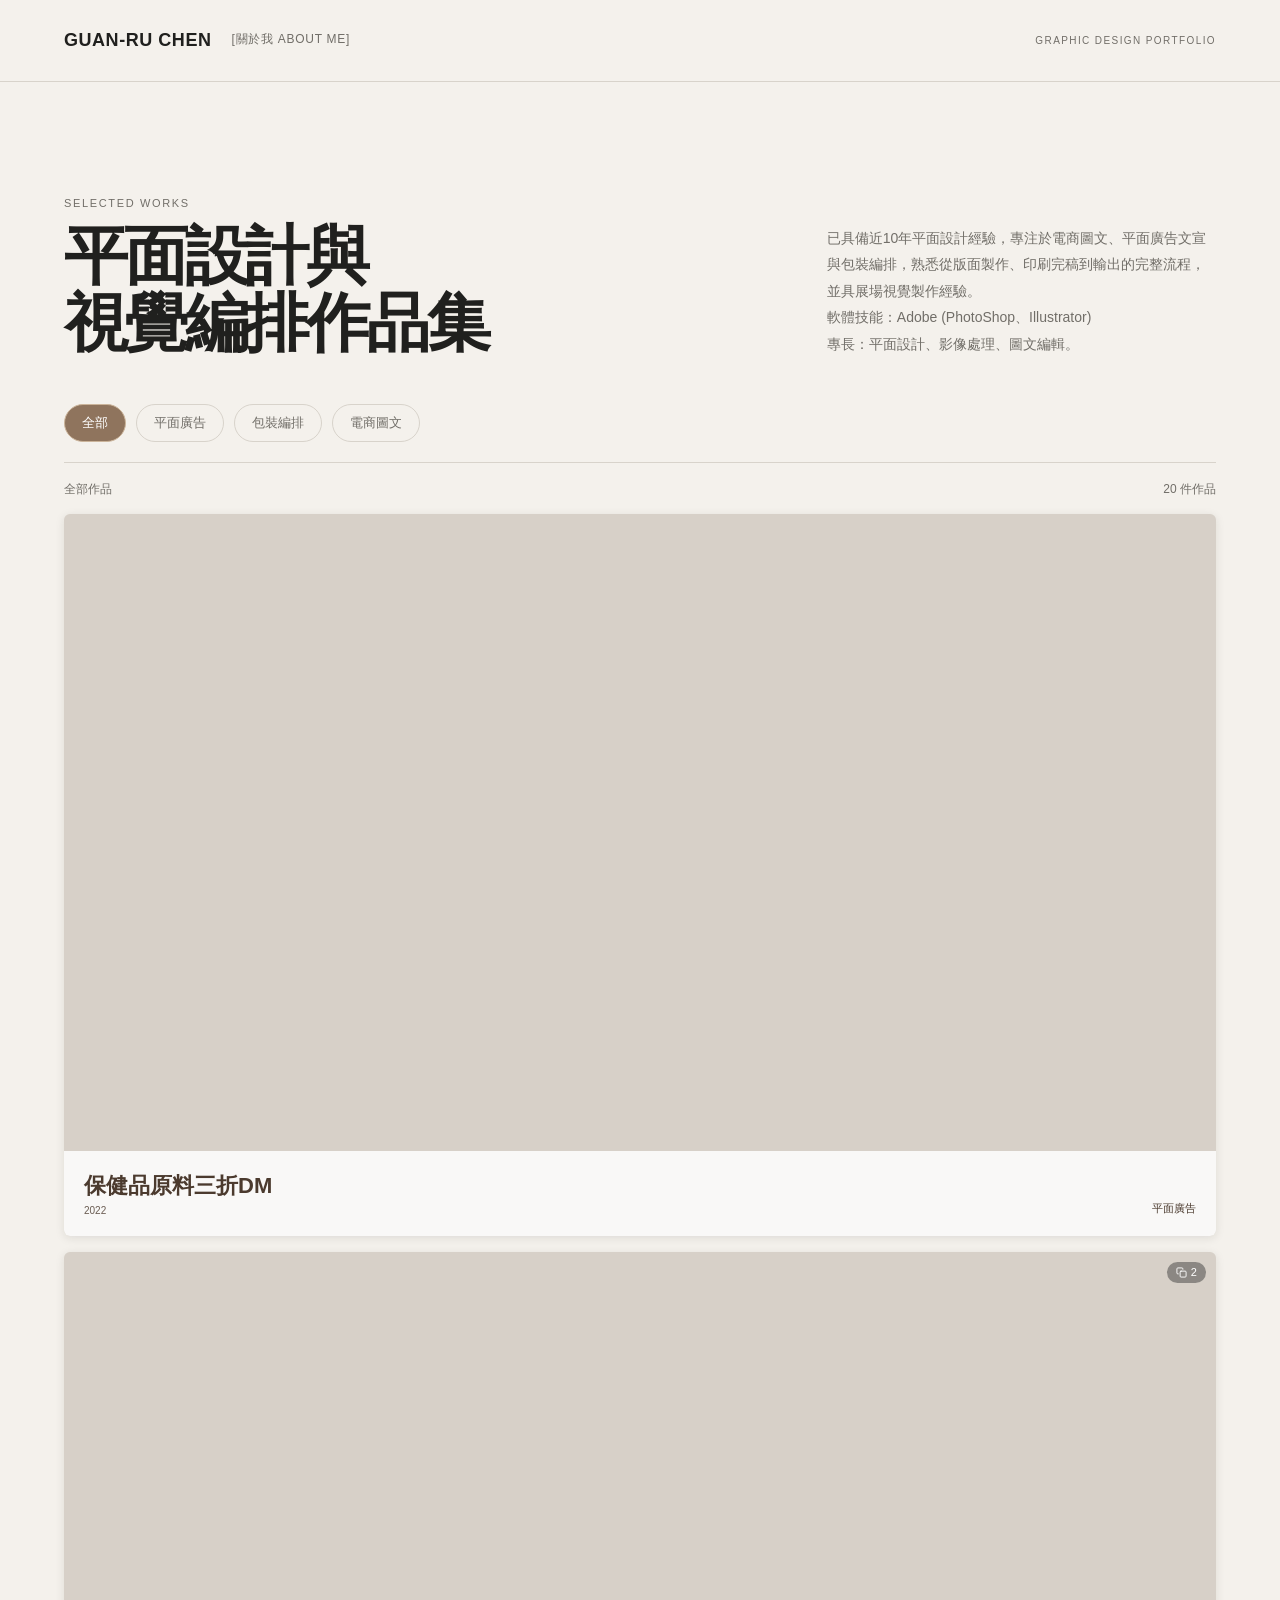
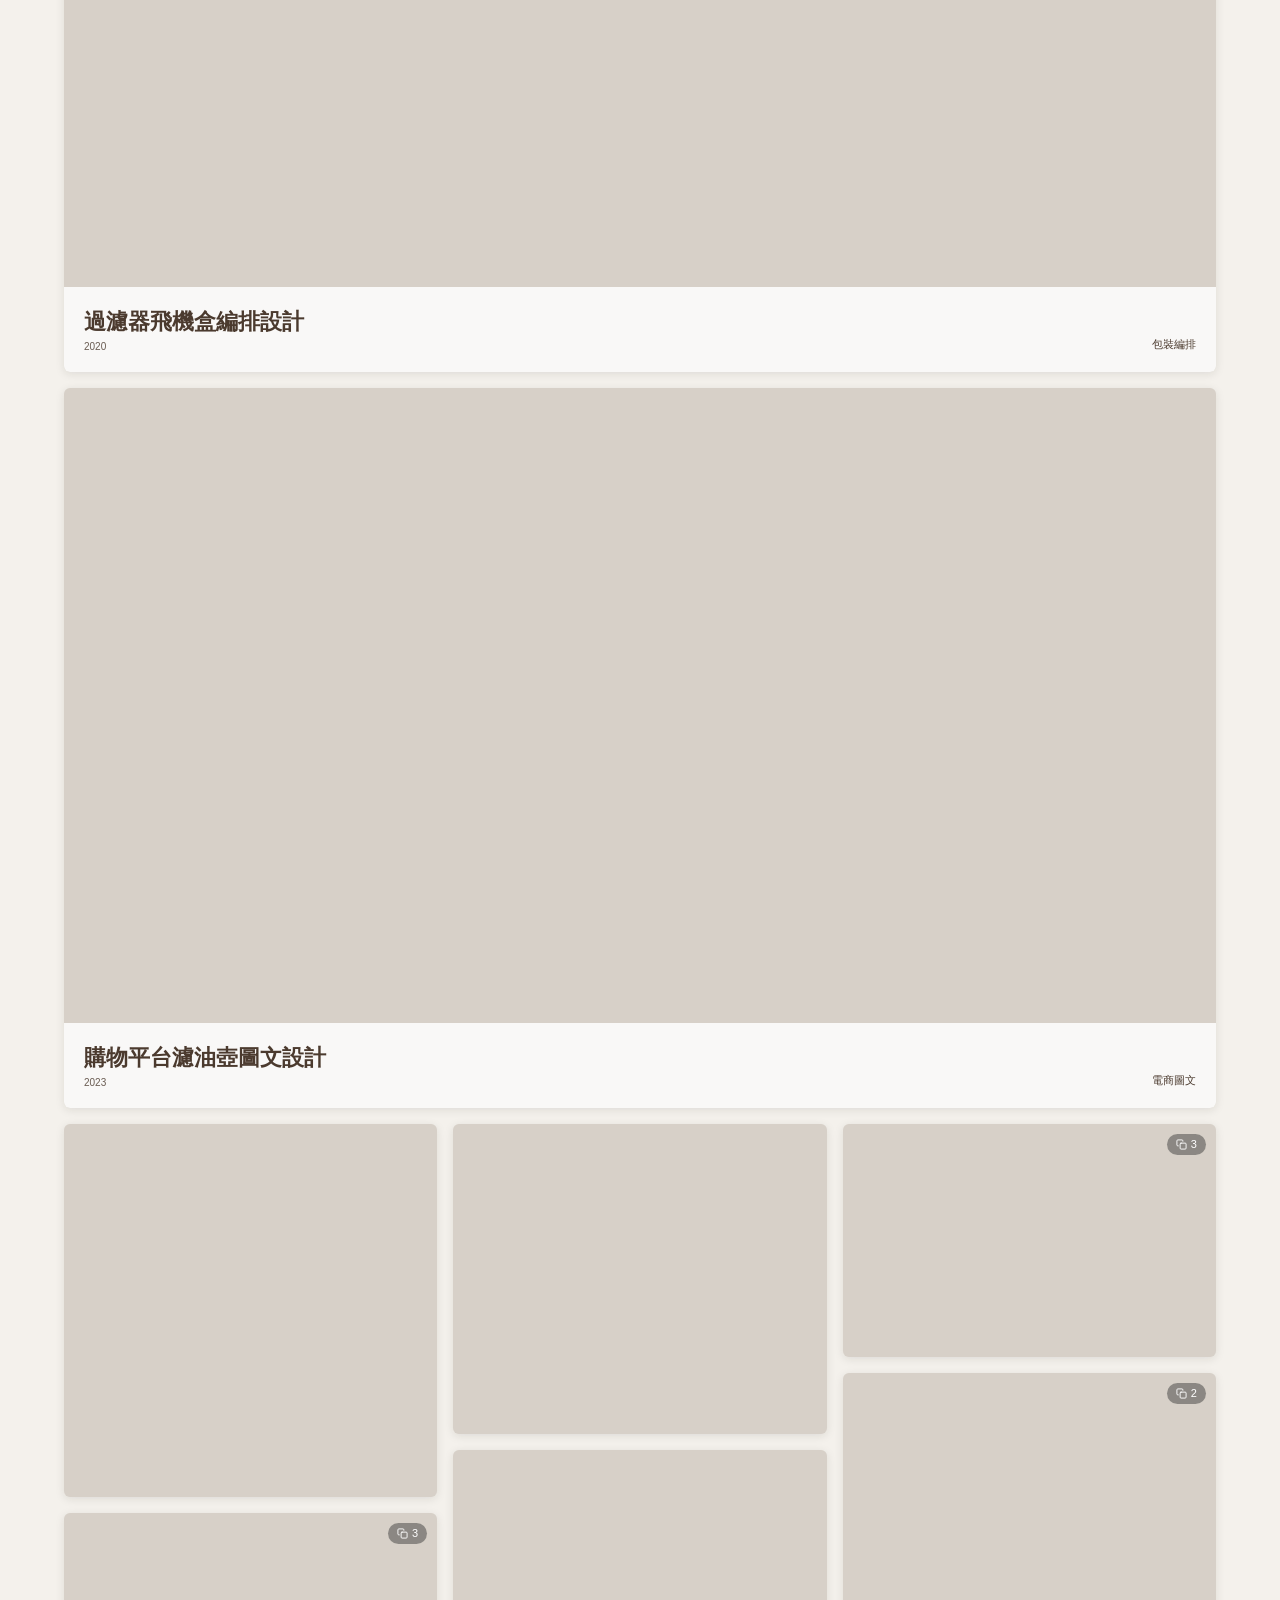
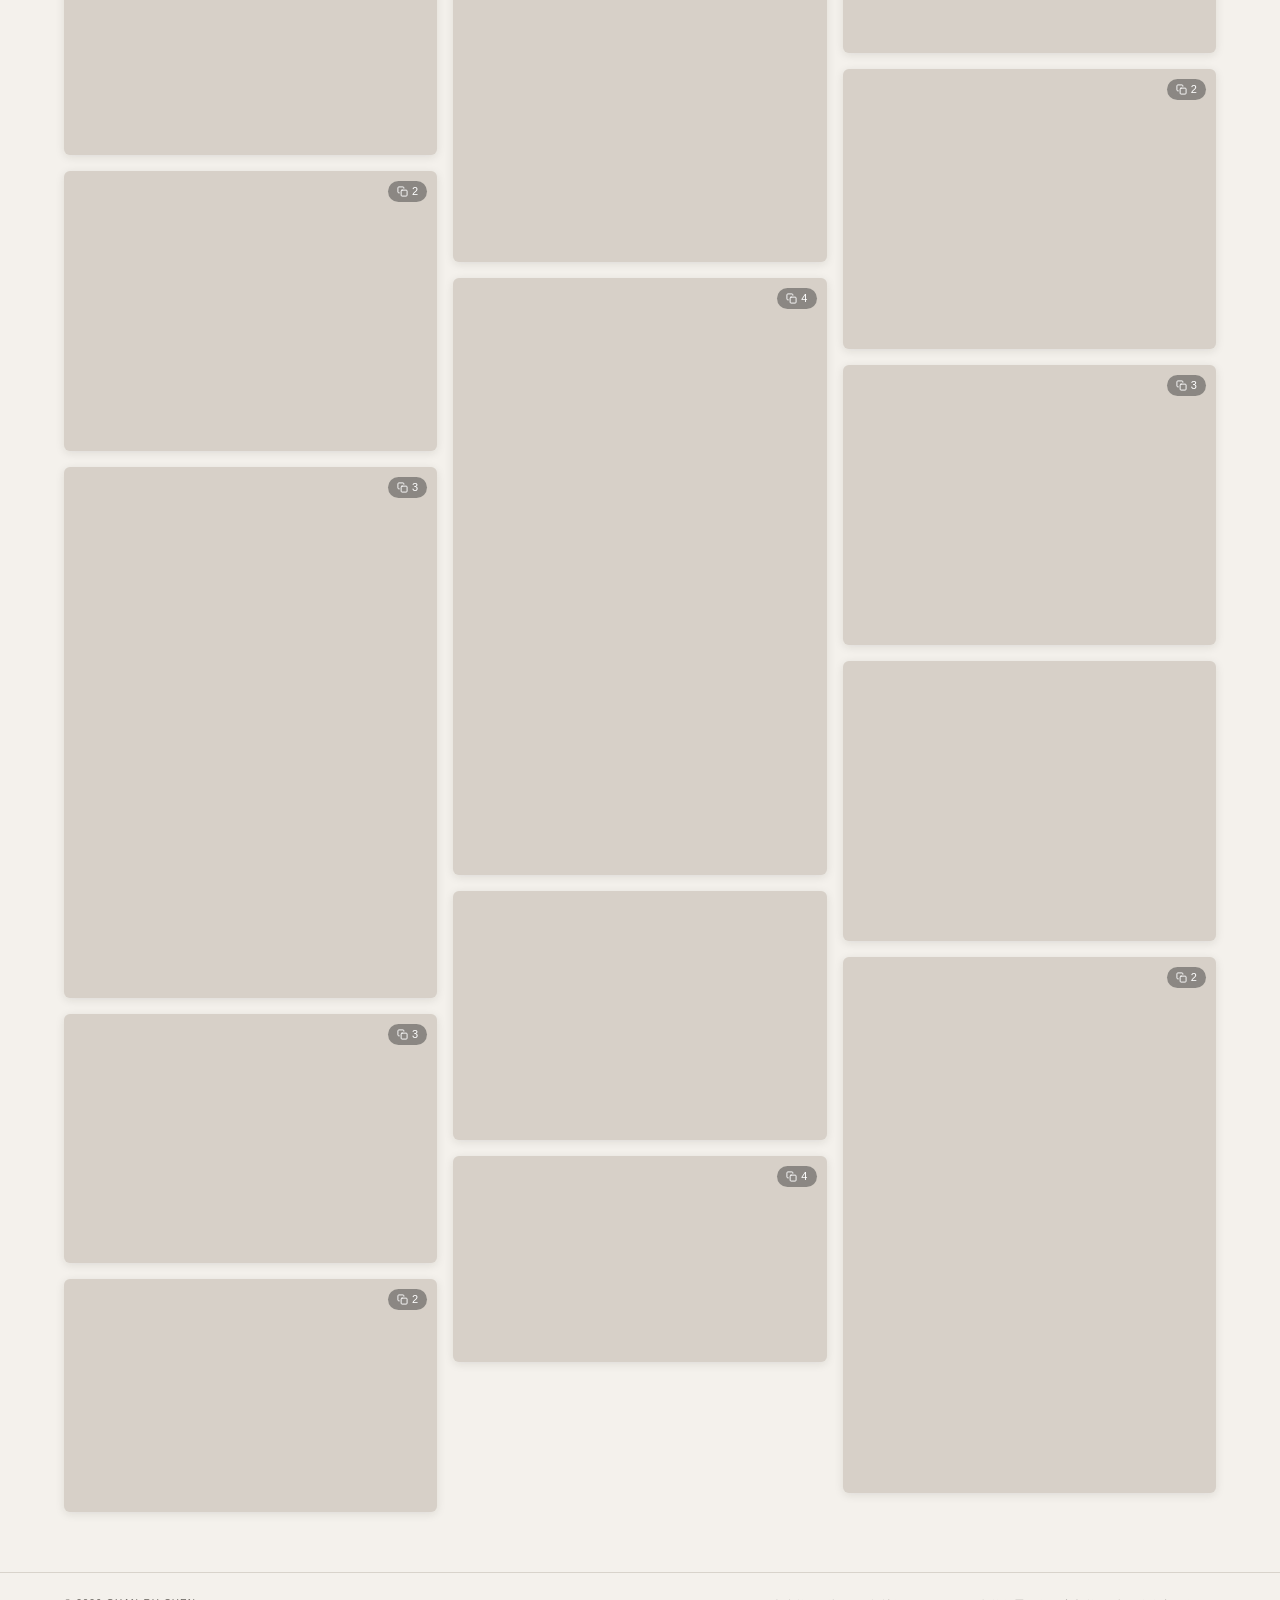
<file: index.html>
<!doctype html>
<html lang="zh-Hant">
<head>
  <meta charset="UTF-8" />
  <meta name="viewport" content="width=device-width, initial-scale=1.0" />
  <meta name="description" content="Graphic design portfolio" />
  <title>GUAN-RU CHEN — Portfolio</title>
  <link rel="stylesheet" href="style.css" />
</head>
<body id="pageTop">
  <header class="site-header">
    <div class="brand-group">
      <a class="brand" href="#top" aria-label="首頁">GUAN-RU CHEN</a>
      <a class="nav-link" href="about.html">[關於我 ABOUT ME]</a>
    </div>
    <p class="site-role">GRAPHIC DESIGN PORTFOLIO</p>
  </header>

  <main id="top">
    <section class="intro">
      <div>
        <p class="eyebrow">SELECTED WORKS</p>
        <h1>平面設計與<br>視覺編排作品集</h1>
      </div>
      <p class="intro-copy">已具備近10年平面設計經驗，專注於電商圖文、平面廣告文宣與包裝編排，熟悉從版面製作、印刷完稿到輸出的完整流程，並具展場視覺製作經驗。<br>軟體技能：Adobe (PhotoShop、Illustrator)<br>專長：平面設計、影像處理、圖文編輯。</p>
    </section>

    <nav class="filters" id="filterNav" aria-label="作品分類">
      <button class="filter active" data-filter="all">全部</button>
      <!-- 其餘分類按鈕由 script.js 依 data.js 的 CATEGORY_ORDER 自動產生，不需要手動編輯這裡 -->
    </nav>

    <section class="works-section">
      <div class="works-meta"><p id="resultLabel">全部作品</p><p id="resultCount"></p></div>
      <div id="worksGrid" class="works-grid" aria-live="polite"></div>
    </section>
  </main>

  <footer class="site-footer">
    <span>© <span id="currentYear"></span> GUAN-RU CHEN</span>
    <span>本站所有圖片僅作為設計師作品展示用，版權皆歸屬原公司/案主所有，切勿私自竊取盜用！</span>
  </footer>

  <button id="backToTop" class="back-to-top" aria-label="回到頁面頂端">↑</button>

  <div id="lightbox" class="lightbox" aria-hidden="true" role="dialog" aria-modal="true">
    <button id="closeLightbox" class="lightbox-close" aria-label="關閉">×</button>
    <div class="lightbox-main">
      <button id="prevImage" class="lightbox-nav prev" aria-label="上一張">‹</button>
      <img id="lightboxImage" alt="" />
      <button id="nextImage" class="lightbox-nav next" aria-label="下一張">›</button>
    </div>
    <aside class="lightbox-info">
      <p id="lightboxCounter" class="lightbox-counter"></p>
      <p id="lightboxYear" class="lightbox-year"></p>
      <h2 id="lightboxTitle"></h2>
      <p id="lightboxCategory" class="lightbox-category"></p>
      <p id="lightboxDescription" class="lightbox-description"></p>
      <div id="lightboxThumbs" class="lightbox-thumbs"></div>
    </aside>
  </div>

  <script src="data.js"></script>
  <script src="script.js"></script>
</body>
</html>
</file>
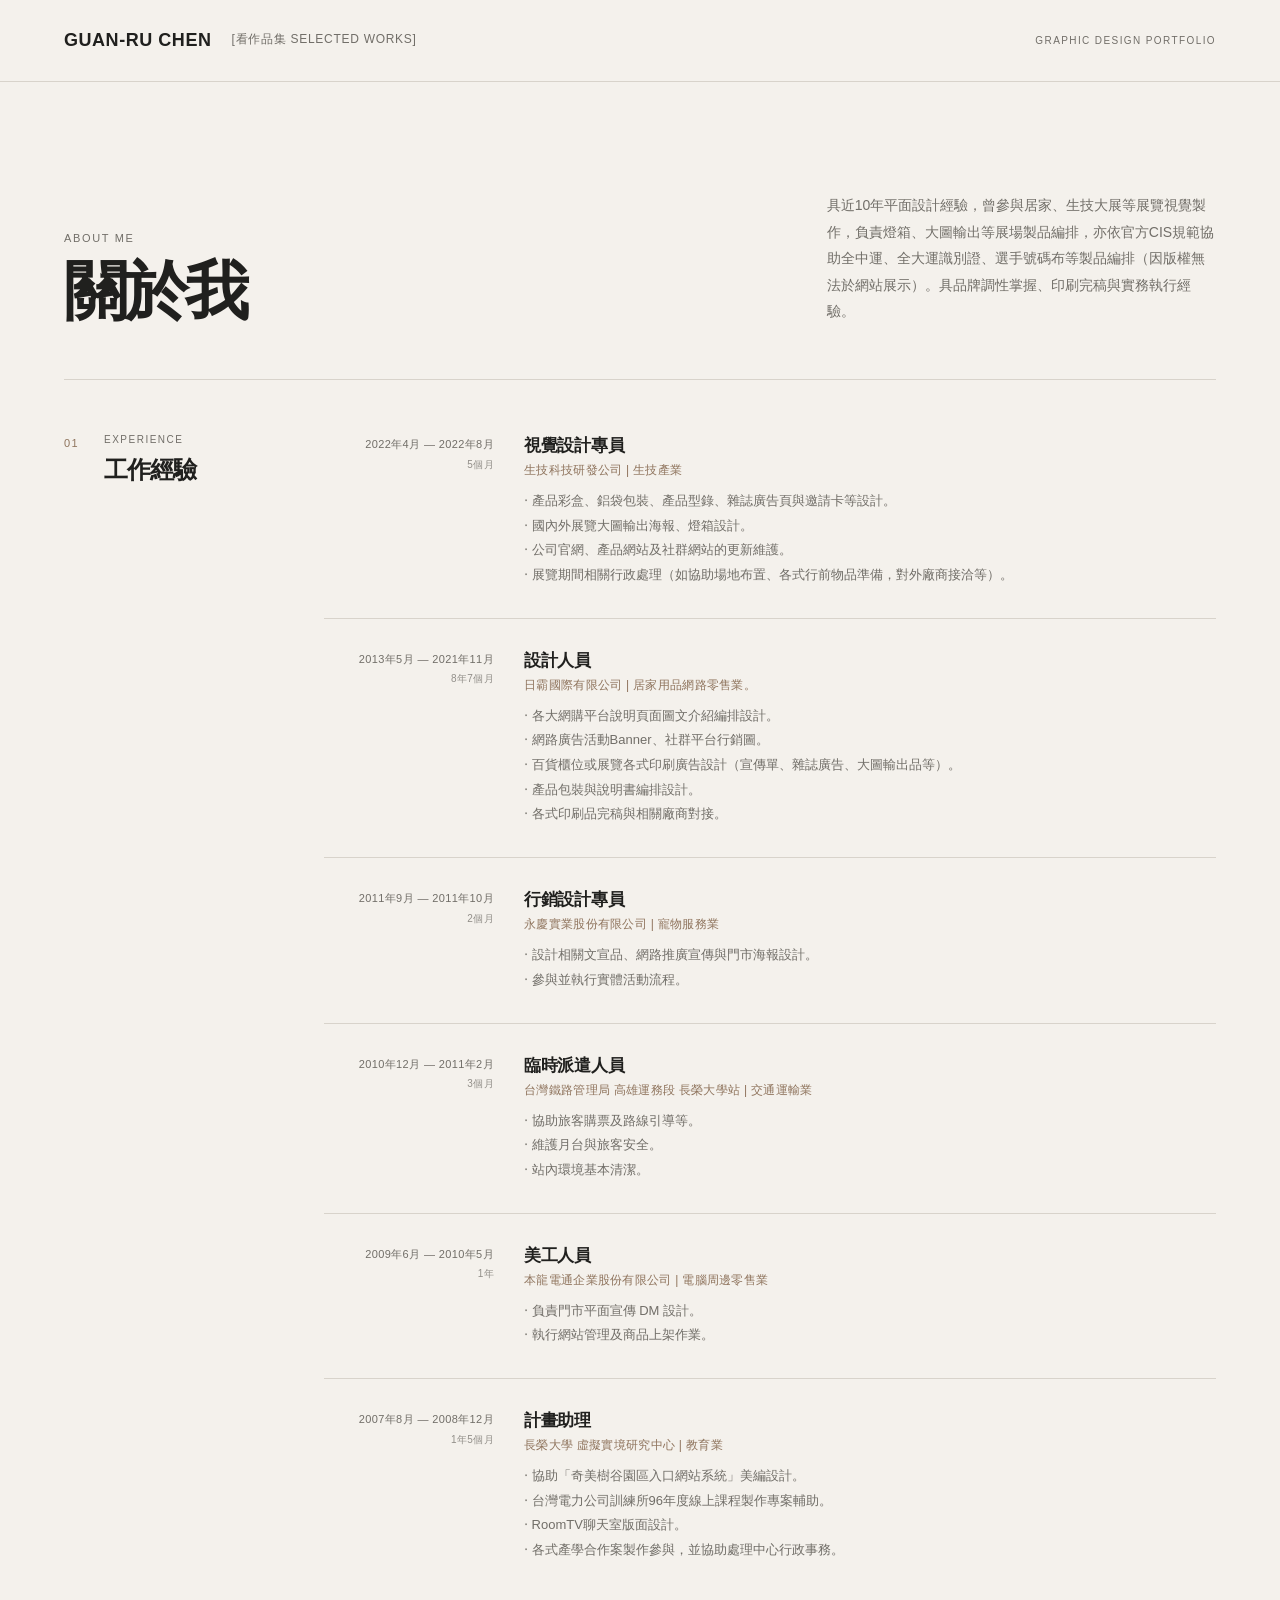
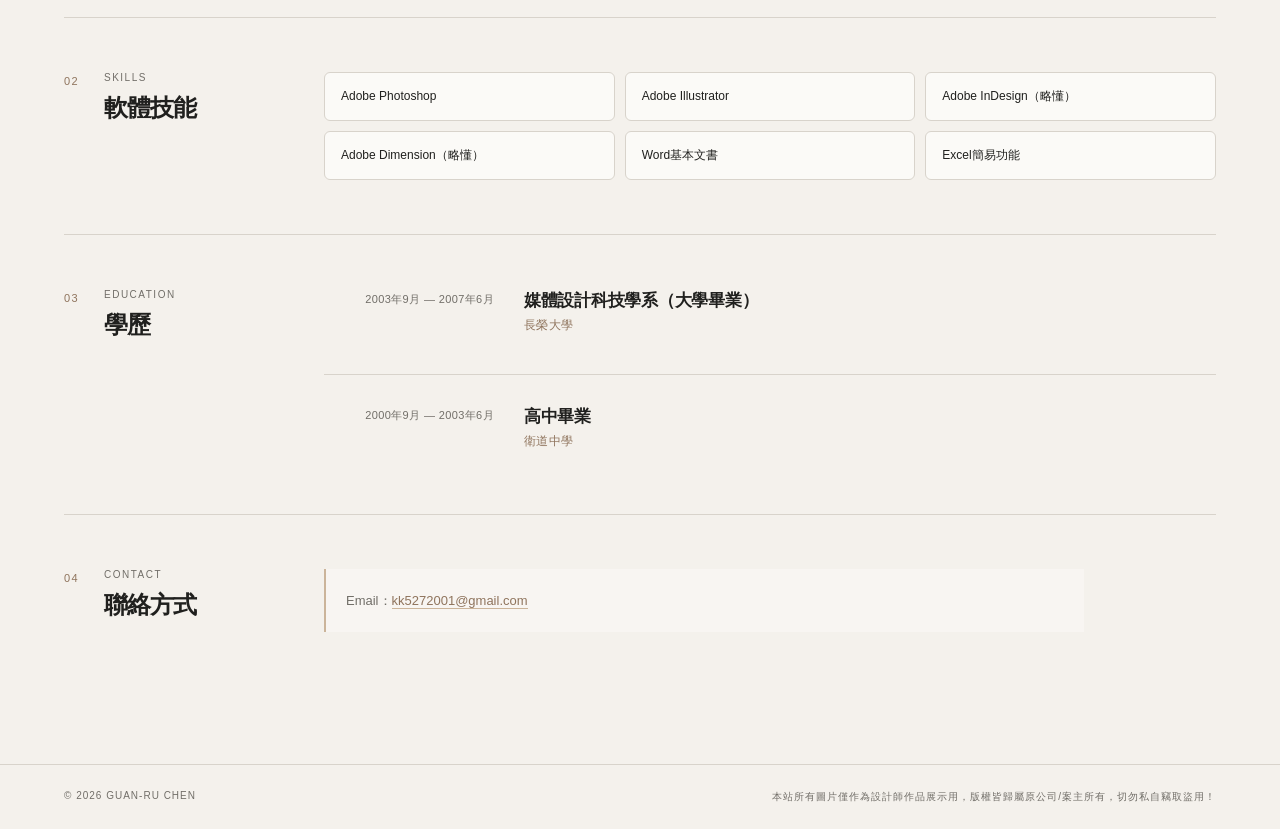
<file: about.html>
<!doctype html>
<html lang="zh-Hant">
<head>
  <meta charset="UTF-8" />
  <meta name="viewport" content="width=device-width, initial-scale=1.0" />
  <meta name="description" content="Graphic design portfolio — about" />
  <title>GUAN-RU CHEN — About</title>
  <link rel="stylesheet" href="style.css" />
</head>
<body id="pageTop">
  <header class="site-header">
    <div class="brand-group">
      <a class="brand" href="index.html#top" aria-label="首頁">GUAN-RU CHEN</a>
      <a class="nav-link" href="index.html">[看作品集 SELECTED WORKS]</a>
    </div>
    <p class="site-role">GRAPHIC DESIGN PORTFOLIO</p>
  </header>

  <main id="top">
    <section class="about-hero">
      <div>
        <p class="eyebrow">ABOUT ME</p>
        <h1>關於我</h1>
      </div>
      <!--
        以下這段簡介先沿用你首頁原本的文字，之後想改成別的內容，
        直接改這段文字即可，其他版面樣式不用動。
      -->
      <p class="about-intro">
具近10年平面設計經驗，曾參與居家、生技大展等展覽視覺製作，負責燈箱、大圖輸出等展場製品編排，亦依官方CIS規範協助全中運、全大運識別證、選手號碼布等製品編排（因版權無法於網站展示）。具品牌調性掌握、印刷完稿與實務執行經驗。      </p>
    </section>

    <!--
      工作經驗區塊：每一筆是一個 .timeline-item，複製整段修改內容即可，
      由上到下建議照時間新到舊排列。
    -->
    <section class="about-section about-experience">
      <div class="about-section-head"><p class="about-section-index">01</p><div><p class="about-section-eyebrow">EXPERIENCE</p><h2>工作經驗</h2></div></div>
      <div class="timeline">
        <div class="timeline-item">
          <p class="timeline-period">2022年4月 — 2022年8月</p>
          <div>
            <p class="timeline-role">視覺設計專員</p>
            <p class="timeline-org">生技科技研發公司 | 生技產業</p>
            <p class="timeline-desc">‧ 產品彩盒、鋁袋包裝、產品型錄、雜誌廣告頁與邀請卡等設計。<br>
              ‧ 國內外展覽大圖輸出海報、燈箱設計。<br>‧ 公司官網、產品網站及社群網站的更新維護。<br>‧ 展覽期間相關行政處理（如協助場地布置、各式行前物品準備，對外廠商接洽等）。</p>
          </div>
        </div>
        <div class="timeline-item">
          <p class="timeline-period">2013年5月 — 2021年11月</p>
          <div>
            <p class="timeline-role">設計人員</p>
            <p class="timeline-org">日霸國際有限公司 | 居家用品網路零售業。</p>
            <p class="timeline-desc">‧ 各大網購平台說明頁面圖文介紹編排設計。<br>‧ 網路廣告活動Banner、社群平台行銷圖。<br>‧ 百貨櫃位或展覽各式印刷廣告設計（宣傳單、雜誌廣告、大圖輸出品等）。<br>‧ 產品包裝與說明書編排設計。<br>‧ 各式印刷品完稿與相關廠商對接。</p>
          </div>
        </div>
        <div class="timeline-item">
          <p class="timeline-period">2011年9月 — 2011年10月</p>
          <div>
            <p class="timeline-role">行銷設計專員</p>
            <p class="timeline-org">永慶實業股份有限公司 | 寵物服務業</p>
            <p class="timeline-desc">‧ 設計相關文宣品、網路推廣宣傳與門市海報設計。<br>‧ 參與並執行實體活動流程。</p>
          </div>
        </div>
        <div class="timeline-item">
          <p class="timeline-period">2010年12月 — 2011年2月</p>
          <div>
            <p class="timeline-role">臨時派遣人員</p>
            <p class="timeline-org">台灣鐵路管理局 高雄運務段 長榮大學站 | 交通運輸業</p>
            <p class="timeline-desc">‧ 協助旅客購票及路線引導等。<br>‧ 維護月台與旅客安全。<br>‧ 站內環境基本清潔。</p>
          </div>
        </div>
        <div class="timeline-item">
          <p class="timeline-period">2009年6月 — 2010年5月</p>
          <div>
            <p class="timeline-role">美工人員</p>
            <p class="timeline-org">本龍電通企業股份有限公司 | 電腦周邊零售業</p>
            <p class="timeline-desc">‧ 負責門市平面宣傳 DM 設計。<br>‧ 執行網站管理及商品上架作業。</p>
          </div>
        </div>
        <div class="timeline-item">
          <p class="timeline-period">2007年8月 — 2008年12月</p>
          <div>
            <p class="timeline-role">計畫助理</p>
            <p class="timeline-org">長榮大學 虛擬實境研究中心 | 教育業</p>
            <p class="timeline-desc">‧ 協助「奇美樹谷園區入口網站系統」美編設計。<br>‧ 台灣電力公司訓練所96年度線上課程製作專案輔助。
              <br>‧ RoomTV聊天室版面設計。<br>‧ 各式產學合作案製作參與，並協助處理中心行政事務。</p>
          </div>
        </div>
      </div>
    </section>

    <section class="about-section about-skills">
      <div class="about-section-head"><p class="about-section-index">02</p><div><p class="about-section-eyebrow">SKILLS</p><h2>軟體技能</h2></div></div>
      <div class="skills-list">
        <span class="skill-chip">Adobe Photoshop</span>
        <span class="skill-chip">Adobe Illustrator</span>
        <span class="skill-chip">Adobe InDesign（略懂）</span>
        <span class="skill-chip">Adobe Dimension（略懂）</span>
        <span class="skill-chip">Word基本文書</span>
        <span class="skill-chip">Excel簡易功能</span>
      </div>
    </section>

    <!--
      學歷區塊，格式跟工作經驗一樣，用不到可以整段刪除。
    -->
    <section class="about-section about-education">
      <div class="about-section-head"><p class="about-section-index">03</p><div><p class="about-section-eyebrow">EDUCATION</p><h2>學歷</h2></div></div>
      <div class="timeline">
        <div class="timeline-item">
          <p class="timeline-period">2003年9月 — 2007年6月</p>
          <div>
            <p class="timeline-role">媒體設計科技學系（大學畢業）</p>
            <p class="timeline-org">長榮大學</p>
          </div>
        </div>
        <div class="timeline-item">
          <p class="timeline-period">2000年9月 — 2003年6月</p>
          <div>
            <p class="timeline-role">高中畢業</p>
            <p class="timeline-org">衛道中學</p>
          </div>
        </div>
      </div>
    </section>

    <section class="about-section about-contact-section">
      <div class="about-section-head"><p class="about-section-index">04</p><div><p class="about-section-eyebrow">CONTACT</p><h2>聯絡方式</h2></div></div>
      <p class="about-contact">
        Email：<a href="mailto:kk5272001@gmail.com">kk5272001@gmail.com</a><br />
      </p>
    </section>
  </main>

  <footer class="site-footer">
    <span>© <span id="currentYear"></span> GUAN-RU CHEN</span>
    <span>本站所有圖片僅作為設計師作品展示用，版權皆歸屬原公司/案主所有，切勿私自竊取盜用！</span>
  </footer>

  <button id="backToTop" class="back-to-top" aria-label="回到頁面頂端">↑</button>

  <script>
    document.getElementById("currentYear").textContent = new Date().getFullYear();

    // 自動計算工作/求學時間長度：讀取每個 .timeline-period 裡的文字，
    // 抓出「YYYY年M月」的日期，算出頭尾相差幾個月，換算成「X年Y個月」
    // 附加在後面。抓不到符合格式的日期就跳過不處理，不會出錯。
    // 想讓某一筆不要顯示年資，把該筆 .timeline-period 的文字改成不是
    // 「YYYY年M月 ... YYYY年M月」的格式（例如只寫年份）即可自動略過。
    function calcDuration(text){
      const matches=[...text.matchAll(/(\d{4})年\s*(\d{1,2})月/g)];
      let start,end;
      if(matches.length>=2){
        start={y:+matches[0][1],m:+matches[0][2]};
        end={y:+matches[1][1],m:+matches[1][2]};
      }else if(matches.length===1&&/現在|至今/.test(text)){
        start={y:+matches[0][1],m:+matches[0][2]};
        const now=new Date();
        end={y:now.getFullYear(),m:now.getMonth()+1};
      }else{
        return null;
      }
      const totalMonths=(end.y-start.y)*12+(end.m-start.m)+1;
      if(totalMonths<1) return null;
      const years=Math.floor(totalMonths/12),months=totalMonths%12;
      if(years>0&&months>0) return `${years}年${months}個月`;
      if(years>0) return `${years}年`;
      return `${months}個月`;
    }
    // 學歷區塊(.about-education)的日期不參與自動計算年資，如果之後還有
    // 其他區塊也不想被計算，把對應區塊的 class 也加進下面這個排除清單。
    document.querySelectorAll(".about-section:not(.about-education) .timeline-period").forEach(el=>{
      const duration=calcDuration(el.textContent);
      if(duration){
        const span=document.createElement("span");
        span.className="timeline-duration";
        span.textContent=duration;
        el.appendChild(span);
      }
    });

    const backToTop = document.getElementById("backToTop");
    window.addEventListener("scroll", () => backToTop.classList.toggle("visible", window.scrollY > 500), { passive: true });
    backToTop.addEventListener("click", () => window.scrollTo({ top: 0, behavior: "smooth" }));
  </script>
</body>
</html>
</file>
<file: style.css>
:root{--bg:#f4f1ec;--paper:#fbfaf7;--ink:#20201e;--muted:#716e68;--line:#d8d3cb;--milk-tea:#cbb49a;--milk-tea-dark:#8f745d;--gap:16px;--max:1480px}
*{box-sizing:border-box}html{scroll-behavior:smooth}body{margin:0;background:var(--bg);color:var(--ink);font-family:Arial,"Noto Sans TC","Microsoft JhengHei",sans-serif}button{font:inherit}
.site-header{max-width:var(--max);margin:auto;padding:30px clamp(20px,5vw,72px);display:flex;justify-content:space-between;align-items:center;border-bottom:1px solid var(--line)}.brand-group{display:flex;align-items:center;gap:20px}.brand{color:var(--ink);text-decoration:none;font-size:18px;font-weight:700;letter-spacing:.03em}.brand span{color:var(--milk-tea-dark)}.nav-link{font-size:12px;color:var(--muted);text-decoration:none;letter-spacing:.06em;padding-bottom:2px;border-bottom:1px solid transparent;transition:color .2s,border-color .2s}.nav-link:hover,.nav-link.active{color:var(--milk-tea-dark);border-color:var(--milk-tea-dark)}.site-role{margin:0;font-size:10px;letter-spacing:.14em;color:var(--muted)}
main{max-width:var(--max);margin:auto;padding:0 clamp(20px,5vw,72px) 60px}.intro{padding:clamp(50px,9vw,130px) 0 46px;display:grid;grid-template-columns:1.3fr .7fr;gap:40px;align-items:end}.eyebrow{font-size:11px;letter-spacing:.15em;color:var(--muted);margin:0 0 14px}h1{font-size:clamp(36px,5vw,76px);line-height:1.05;letter-spacing:-.055em;margin:0;font-weight:600}.intro-copy{font-size:14px;line-height:1.9;color:var(--muted);margin:0;max-width:430px}
.filters{display:flex;gap:10px;flex-wrap:wrap;border-bottom:1px solid var(--line);padding-bottom:20px}.filter{border:1px solid var(--line);border-radius:999px;background:transparent;color:var(--muted);padding:9px 17px;cursor:pointer;font-size:13px;transition:background .2s,border-color .2s,color .2s}.filter:hover{border-color:var(--milk-tea-dark);color:var(--milk-tea-dark);background:#eee5da}.filter.active{border-color:var(--milk-tea);color:#fff;background:var(--milk-tea-dark)}.works-section{padding-top:18px}.works-meta{display:flex;justify-content:space-between;font-size:12px;color:var(--muted);margin-bottom:16px}.works-meta p{margin:0}
/* 作品磚牆的內容是靠 script.js 在網頁載入後才動態填進來的，一開始這個
   區塊是空的，填入內容的瞬間會把下面的頁尾推下去一大截，這是目前
   CLS（畫面跳動分數）的主要來源。這裡先給一個緩衝高度，讓頁尾一開始
   就不會貼在太高的位置，藉此縮短「跳動的距離」；等真正內容填進來、
   高度超過這個緩衝值，圖片本身就會撐開足夠的高度，這行 min-height
   就不會有作用了，不影響正常顯示。這不是完美的解法（真正的完美解法
   需要把作品磚塊直接寫死在 index.html，但那樣以後新增作品就不能只
   改 data.js 了），只是用很低的成本換取分數上的緩解。
   數值抓 45vh、不是整個螢幕高度：原本抓 100vh 雖然把 CLS 壓到 0，
   但在網路較慢的情況下，這片空白會讓 Speed Index（畫面感覺填滿的
   速度）變差，兩者是蹺蹺板關係；45vh 是抓兩者都能兼顧的折衷值。 */
.works-grid{column-count:3;column-gap:var(--gap);min-height:45vh}
@media(max-width:1200px) and (min-width:901px){.works-grid{column-count:2}}
.work-tile{position:relative;display:block;break-inside:avoid;margin:0 0 var(--gap);overflow:hidden;border-radius:6px;background:#d7d0c8;cursor:pointer;box-shadow:0 2px 10px rgba(32,28,24,.1);transition:box-shadow .25s}
.work-tile:hover{box-shadow:0 6px 18px rgba(32,28,24,.16)}
.work-tile img{width:100%;height:auto;display:block;transition:transform .4s ease}
.work-tile:hover img{transform:scale(1.025)}
.work-tile.featured{column-span:all}
.work-overlay{position:absolute;inset:0;padding:18px;display:flex;justify-content:space-between;align-items:flex-end;color:#4b3a2e;background:rgba(203,180,154,.94);opacity:0;transition:opacity .25s}.work-tile:hover .work-overlay{opacity:1}.work-overlay h3,.work-overlay p{margin:0}.work-overlay h3{font-size:14px}.work-overlay p{font-size:10px;opacity:.82;margin-top:4px}.tile-category{font-size:11px}
/* 主打作品不用滑過才顯示說明，直接在圖片下方常駐一條半透明色塊顯示標題/年份
   ——明確限定桌機寬度（900px 以上）才生效，避免蓋過手機版原本的靜態顯示設定 */
@media(min-width:901px){
.work-tile.featured .work-overlay{top:auto;inset:auto 0 0 0;padding:20px;opacity:1;background:rgba(255,255,255,.85)}
.work-tile.featured .work-overlay h3{font-size:22px}
}
.image-count-badge{position:absolute;top:10px;right:10px;z-index:2;display:flex;align-items:center;gap:4px;background:rgba(77,77,75,.55);color:#fff;font-size:11px;line-height:1;padding:5px 9px;border-radius:999px;letter-spacing:.02em}
.image-count-badge svg{display:block;flex:none}
.empty-state{padding:60px 0;color:var(--muted);border-top:1px solid var(--line)}

/* 關於我頁面 */
.about-hero{padding:clamp(50px,9vw,110px) 0 54px;display:grid;grid-template-columns:1.3fr .7fr;gap:40px;align-items:end}
.about-hero h1{margin:14px 0 0}
.about-intro{font-size:14px;line-height:1.9;color:var(--muted);max-width:430px;margin:0}
.about-section{padding:54px 0;border-top:1px solid var(--line);display:grid;grid-template-columns:220px minmax(0,1fr);gap:40px}
.about-section-head{display:flex;align-items:flex-start;gap:18px}
.about-section-index{font-size:11px;letter-spacing:.12em;color:var(--milk-tea-dark);margin:3px 0 0;min-width:22px}
.about-section-eyebrow{font-size:10px;letter-spacing:.15em;color:var(--muted);margin:0 0 9px}
.about-section h2{font-size:24px;font-weight:600;letter-spacing:-.035em;margin:0;color:var(--ink)}
.timeline{display:flex;flex-direction:column;gap:0}
.timeline-item{display:grid;grid-template-columns:170px minmax(0,1fr);gap:30px;padding:0 0 30px;margin:0 0 30px;border-bottom:1px solid var(--line)}
.timeline-item:last-child{padding-bottom:0;margin-bottom:0;border-bottom:0}
.timeline-period{font-size:11px;color:var(--muted);letter-spacing:.035em;line-height:1.6;margin:2px 0 0;text-align:right}
.timeline-duration{display:block;margin-top:3px;font-size:10px;color:var(--muted);opacity:.75}
.timeline-role{font-size:17px;font-weight:700;margin:0 0 5px;color:var(--ink);letter-spacing:-.015em}
.timeline-org{font-size:12px;color:var(--milk-tea-dark);margin:0 0 10px;letter-spacing:.025em}
.timeline-desc{font-size:13px;line-height:1.9;color:var(--muted);margin:0;max-width:760px}
.skills-list{display:grid;grid-template-columns:repeat(3,minmax(0,1fr));gap:10px}
.skill-chip{border:1px solid var(--line);border-radius:6px;padding:15px 16px;font-size:12px;color:var(--ink);background:var(--paper);display:flex;align-items:center;min-height:48px}
.about-contact-section{padding-bottom:72px}
.about-contact{font-size:13px;line-height:2.1;color:var(--muted);margin:0;padding:18px 20px;border-left:2px solid var(--milk-tea);background:rgba(251,250,247,.55);max-width:760px}
.about-contact a{color:var(--milk-tea-dark);text-decoration:none;border-bottom:1px solid var(--milk-tea)}
.about-contact a:hover{color:var(--ink)}
.site-footer{max-width:var(--max);margin:auto;padding:25px clamp(20px,5vw,72px);border-top:1px solid var(--line);display:flex;justify-content:space-between;font-size:10px;letter-spacing:.1em;color:var(--muted)}
.lightbox{position:fixed;inset:0;z-index:50;height:100vh;height:100dvh;background:rgba(20,20,19,.94);color:#fff;display:none;grid-template-columns:minmax(0,1fr) minmax(260px,340px);gap:30px;padding:28px;overflow:hidden}.lightbox.open{display:grid}.lightbox-main{position:relative;display:flex;align-items:center;justify-content:center;min-width:0;min-height:0}.lightbox-main>img{max-width:100%;max-height:82vh;object-fit:contain}.lightbox-close{position:absolute;right:22px;top:15px;z-index:3;border:0;background:transparent;color:#fff;font-size:32px;cursor:pointer}.lightbox-nav{position:absolute;top:50%;transform:translateY(-50%);width:44px;height:56px;background:rgba(255,255,255,.08);border:1px solid rgba(255,255,255,.2);color:#fff;font-size:28px;cursor:pointer}.prev{left:0}.next{right:0}.lightbox-info{padding:48px 0 18px;display:flex;flex-direction:column;min-height:0;overflow-y:auto;overflow-x:hidden}.lightbox-counter,.lightbox-year{font-size:11px;color:#aaa;margin:0 0 8px}.lightbox-year{letter-spacing:.12em;color:#d5d0c9}.lightbox-info h2{font-size:30px;line-height:1.1;margin:5px 0 8px;letter-spacing:-.04em}.lightbox-category{font-size:12px;color:#bbb;margin:0 0 22px}.lightbox-description{font-size:13px;line-height:1.85;color:#ddd;margin:0;white-space:pre-line}.lightbox-thumbs{display:flex;flex-wrap:nowrap;gap:8px;overflow-x:auto;overflow-y:hidden;margin-top:auto;padding-top:22px}.thumb{width:68px;height:54px;flex:0 0 auto;padding:0;border:1px solid transparent;opacity:.55;cursor:pointer;background:none}.thumb.active{opacity:1;border-color:#fff}.thumb img{width:100%;height:100%;object-fit:cover}
@media(max-width:900px){
.back-to-top{right:16px;bottom:16px;width:42px;height:42px}
.site-header{padding:22px 20px}.site-role{display:none}main{padding:0 20px 42px}.intro{display:block;padding:58px 0 36px}.intro-copy{margin-top:24px}.filters{gap:5px}.filter{padding:8px 10px;font-size:12px}
/* Mobile 不沿用 desktop 動態磚，改為單欄「圖上／文下」整齊直式清單。
   圖片不強制裁切比例，寬度固定滿版、高度依圖片原始比例自動計算，
   直式橫式方形的作品都能完整顯示，不會被裁掉局部內容。 */
.works-grid{display:flex;flex-direction:column;grid-template-columns:none;grid-auto-rows:auto;grid-auto-flow:unset;gap:30px}
.work-tile{background:transparent;border-radius:0;overflow:visible;box-shadow:none}
.work-tile:hover{box-shadow:none}
.work-tile img{display:block;width:100%;height:auto;border-radius:6px}
.work-tile:hover img{transform:none}
.work-overlay{position:static;inset:auto;opacity:1;padding:10px 2px 0;background:none;display:flex;flex-direction:column;align-items:flex-start;gap:3px;color:var(--ink)}
.work-overlay h3{font-size:14px;font-weight:700}
.work-overlay p{font-size:11px;color:var(--muted);opacity:1;margin-top:0}
.tile-category{display:block;font-size:11px;color:var(--muted)}
.lightbox{padding:15px 15px calc(70px + env(safe-area-inset-bottom,0px)) 15px}.lightbox.open{display:flex;flex-direction:column;gap:8px;overflow-y:auto}.lightbox-main{height:56vh;height:56dvh;flex-shrink:0}.lightbox-main>img{max-height:56vh;max-height:56dvh}.lightbox-description{font-size:12px}
/* 手機版燈箱：不同瀏覽器（Bing、Brave 等）自己在畫面最下面加的工具列
   高度不一致，沒辦法用程式精準算出每一款瀏覽器的實際高度，所以在捲動
   區塊最下面（.lightbox 的 padding-bottom）預留約 70px 的安全空間，
   確保不管哪款瀏覽器、工具列多高，捲到底時內容都已經完整跑出來、不會
   被蓋住；代價是在正常瀏覽器上捲到底會多一小段空白，這是可以接受的
   犧牲。env(safe-area-inset-bottom) 則是額外處理 iPhone 底部手勢列
   那一小截空間，沒有的話會自動當作 0，不影響其他裝置。
   ------------------------------------------------------------
   資訊區塊改用 CSS Grid（不是原本桌機版沿用的 flex 直排），把「張數」
   跟「年份」排在同一行左邊、「分類」放在同一行右邊，標題、縮圖列、
   說明文字則各自獨立一整行、由上到下排列；不需要新增任何 HTML 元素，
   純粹用 grid-column / grid-row 指定每個既有欄位要出現在哪一格。這樣
   原本三行（張數、年份、分類）壓縮成一行，加上拿掉原本較寬鬆的留白
   間距，整體上半部會變矮，讓下方說明文字能提早開始顯示，滑動距離也
   跟著變短。捲動仍然只交給最外層的 .lightbox.open 處理（單一捲軸），
   所以這裡額外用 flex-shrink:0 + overflow:visible 蓋掉桌機版原本設
   在 .lightbox-info 上的 overflow-y:auto，避免這個區塊在空間不夠時
   被外層硬壓扁——這正是縮圖列一度忽隱忽現、被壓扁的原因。 */
.lightbox-info{padding:0;min-height:0;flex-shrink:0;overflow:visible;display:grid;grid-template-columns:auto auto 1fr auto;column-gap:8px;row-gap:5px}
.lightbox-counter{grid-column:1;grid-row:1;margin:0}
.lightbox-year{grid-column:2;grid-row:1;margin:0}
.lightbox-category{grid-column:4;grid-row:1;margin:0;text-align:right;justify-self:end}
.lightbox-info h2{grid-column:1/-1;grid-row:2;font-size:20px;line-height:1.15;margin:0}
.lightbox-thumbs{grid-column:1/-1;grid-row:3;margin-top:0;padding-top:0;flex-shrink:0}
.lightbox-description{grid-column:1/-1;grid-row:4}
.lightbox-nav{width:38px;height:48px}.site-footer{padding:22px 20px;font-size:9px}
.about-hero{display:block;padding:58px 0 42px}.about-intro{margin-top:24px;max-width:none}
  .about-section{display:block;padding:34px 0}.about-section-head{gap:12px;margin-bottom:24px}.about-section-index{margin-top:2px}.about-section h2{font-size:21px}
  .timeline-item{grid-template-columns:1fr;gap:7px;padding-bottom:24px;margin-bottom:24px}.timeline-period{padding-top:0;text-align:left}.timeline-role{font-size:16px}.timeline-desc{font-size:12px;line-height:1.85}
  .timeline-duration{display:inline;margin-top:0;margin-left:4px;font-size:11px;opacity:1}.timeline-duration::before{content:"（"}.timeline-duration::after{content:"）"}
  .skills-list{grid-template-columns:repeat(2,minmax(0,1fr));gap:8px}.skill-chip{padding:12px 13px;min-height:44px}
  .about-contact-section{padding-bottom:46px}.about-contact{padding:15px 16px}
}

.back-to-top{position:fixed;right:24px;bottom:24px;width:44px;height:44px;border:1px solid var(--line);border-radius:50%;background:var(--paper);color:var(--muted);font-size:20px;line-height:1;display:grid;place-items:center;cursor:pointer;opacity:0;visibility:hidden;transform:translateY(8px);transition:opacity .2s,transform .2s,visibility .2s,border-color .2s,color .2s;z-index:20}.back-to-top.visible{opacity:1;visibility:visible;transform:translateY(0)}.back-to-top:hover{background:var(--milk-tea);border-color:var(--milk-tea);color:#fff}
</file>
